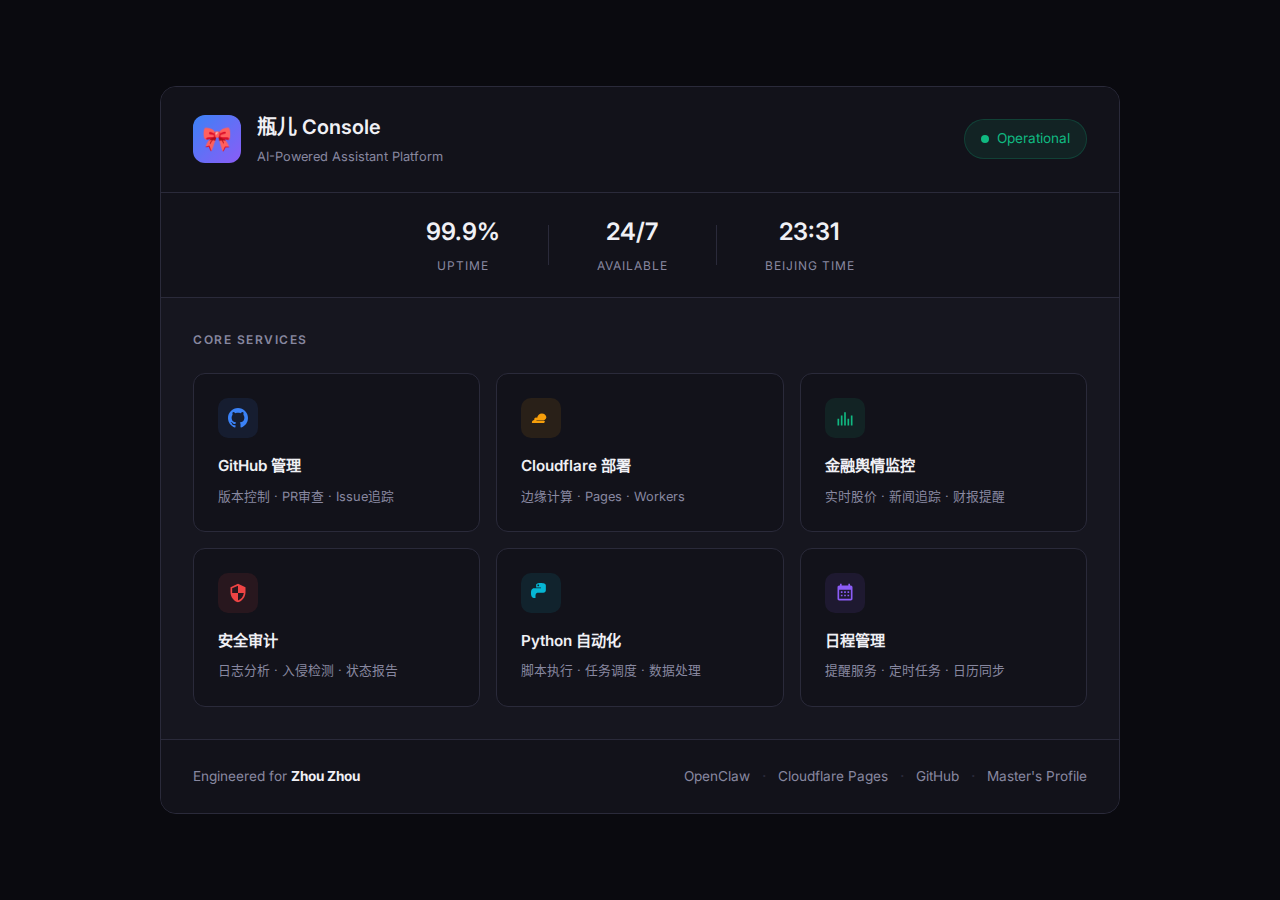
<file: public/index.html>
<!DOCTYPE html>
<html lang="zh-CN">
<head>
    <meta charset="UTF-8">
    <meta name="viewport" content="width=device-width, initial-scale=1.0">
    <title>瓶儿 | AI Assistant Console</title>
    <meta name="description" content="瓶儿 - 企业级 AI 智能助理平台，专属于 Zhou Zhou 的云端工作控制台">
    <link rel="preconnect" href="https://fonts.googleapis.com">
    <link rel="preconnect" href="https://fonts.gstatic.com" crossorigin>
    <link href="https://fonts.googleapis.com/css2?family=Inter:wght@400;500;600;700&display=swap" rel="stylesheet">
    <link rel="stylesheet" href="styles.css">
</head>
<body>
    <div class="container">
        <div class="main-card">
            <!-- Header -->
            <header class="header">
                <div class="logo">
                    <div class="logo-icon">🎀</div>
                    <div class="logo-text">
                        <h1>瓶儿 Console</h1>
                        <span class="tagline">AI-Powered Assistant Platform</span>
                    </div>
                </div>
                <div class="status-indicator">
                    <span class="status-dot"></span>
                    <span>Operational</span>
                </div>
            </header>

            <!-- Stats Bar -->
            <div class="stats-bar">
                <div class="stat-item">
                    <span class="stat-value" id="uptime">99.9%</span>
                    <span class="stat-label">Uptime</span>
                </div>
                <div class="stat-divider"></div>
                <div class="stat-item">
                    <span class="stat-value">24/7</span>
                    <span class="stat-label">Available</span>
                </div>
                <div class="stat-divider"></div>
                <div class="stat-item">
                    <span class="stat-value" id="clock">--:--</span>
                    <span class="stat-label">Beijing Time</span>
                </div>
            </div>

            <!-- Services Grid -->
            <section class="services-section">
                <h2 class="section-title">Core Services</h2>
                <div class="services-grid">
                    <div class="service-card">
                        <div class="service-icon">
                            <svg viewBox="0 0 24 24" fill="currentColor"><path d="M12 0c-6.626 0-12 5.373-12 12 0 5.302 3.438 9.8 8.207 11.387.599.111.793-.261.793-.577v-2.234c-3.338.726-4.033-1.416-4.033-1.416-.546-1.387-1.333-1.756-1.333-1.756-1.089-.745.083-.729.083-.729 1.205.084 1.839 1.237 1.839 1.237 1.07 1.834 2.807 1.304 3.492.997.107-.775.418-1.305.762-1.604-2.665-.305-5.467-1.334-5.467-5.931 0-1.311.469-2.381 1.236-3.221-.124-.303-.535-1.524.117-3.176 0 0 1.008-.322 3.301 1.23.957-.266 1.983-.399 3.003-.404 1.02.005 2.047.138 3.006.404 2.291-1.552 3.297-1.23 3.297-1.23.653 1.653.242 2.874.118 3.176.77.84 1.235 1.911 1.235 3.221 0 4.609-2.807 5.624-5.479 5.921.43.372.823 1.102.823 2.222v3.293c0 .319.192.694.801.576 4.765-1.589 8.199-6.086 8.199-11.386 0-6.627-5.373-12-12-12z"/></svg>
                        </div>
                        <h3>GitHub 管理</h3>
                        <p>版本控制 · PR审查 · Issue追踪</p>
                    </div>
                    <div class="service-card">
                        <div class="service-icon cloudflare">
                            <svg viewBox="0 0 24 24" fill="currentColor"><path d="M16.5088 16.8447c.1475-.5068.0908-.9707-.1553-1.3154-.2246-.3164-.6045-.499-1.0615-.5205l-8.6592-.1123a.1559.1559 0 0 1-.1333-.0713c-.0283-.042-.0351-.0986-.021-.1553.0278-.084.1123-.1484.2036-.1562l8.7359-.1123c1.0351-.0489 2.1601-.8975 2.5537-1.9248l.499-1.3013c.0283-.0703.0351-.1406.0278-.2109-.4629-2.5252-2.6894-4.3965-5.3535-4.3965-2.9736 0-5.4287 2.3584-5.8496 5.4082-.4062-.3027-.918-.4746-1.4688-.4336-1.0283.0771-1.8623.9043-1.9463 1.9395-.0205.2871.0137.5596.0918.8096-1.6133.0489-2.9033 1.3672-2.9033 2.9951 0 .1631.0137.3232.0352.4834a.1308.1308 0 0 0 .1269.1074h14.5693c.0909 0 .1689-.0625.1895-.1485l.2666-.9844z"/></svg>
                        </div>
                        <h3>Cloudflare 部署</h3>
                        <p>边缘计算 · Pages · Workers</p>
                    </div>
                    <div class="service-card">
                        <div class="service-icon finance">
                            <svg viewBox="0 0 24 24" fill="currentColor"><path d="M3 13h2v8H3zm4-4h2v12H7zm4-4h2v16h-2zm4 8h2v8h-2zm4-4h2v12h-2z"/></svg>
                        </div>
                        <h3>金融舆情监控</h3>
                        <p>实时股价 · 新闻追踪 · 财报提醒</p>
                    </div>
                    <div class="service-card">
                        <div class="service-icon security">
                            <svg viewBox="0 0 24 24" fill="currentColor"><path d="M12 1L3 5v6c0 5.55 3.84 10.74 9 12 5.16-1.26 9-6.45 9-12V5l-9-4zm0 10.99h7c-.53 4.12-3.28 7.79-7 8.94V12H5V6.3l7-3.11v8.8z"/></svg>
                        </div>
                        <h3>安全审计</h3>
                        <p>日志分析 · 入侵检测 · 状态报告</p>
                    </div>
                    <div class="service-card">
                        <div class="service-icon python">
                            <svg viewBox="0 0 24 24" fill="currentColor"><path d="M14.25.18l.9.2.73.26.59.3.45.32.34.34.25.34.16.33.1.3.04.26.02.2-.01.13V8.5l-.05.63-.13.55-.21.46-.26.38-.3.31-.33.25-.35.19-.35.14-.33.1-.3.07-.26.04-.21.02H8.77l-.69.05-.59.14-.5.22-.41.27-.33.32-.27.35-.2.36-.15.37-.1.35-.07.32-.04.27-.02.21v3.06H3.17l-.21-.03-.28-.07-.32-.12-.35-.18-.36-.26-.36-.36-.35-.46-.32-.59-.28-.73-.21-.88-.14-1.05-.05-1.23.06-1.22.16-1.04.24-.87.32-.71.36-.57.4-.44.42-.33.42-.24.4-.16.36-.1.32-.05.24-.01h.16l.06.01h8.16v-.83H6.18l-.01-2.75-.02-.37.05-.34.11-.31.17-.28.25-.26.31-.23.38-.2.44-.18.51-.15.58-.12.64-.1.71-.06.77-.04.84-.02 1.27.05zm-6.3 1.98l-.23.33-.08.41.08.41.23.34.33.22.41.09.41-.09.33-.22.23-.34.08-.41-.08-.41-.23-.33-.33-.22-.41-.09-.41.09z"/></svg>
                        </div>
                        <h3>Python 自动化</h3>
                        <p>脚本执行 · 任务调度 · 数据处理</p>
                    </div>
                    <a href="schedule.html" class="service-card-link">
                        <div class="service-card">
                            <div class="service-icon calendar">
                                <svg viewBox="0 0 24 24" fill="currentColor"><path d="M19 3h-1V1h-2v2H8V1H6v2H5c-1.11 0-1.99.9-1.99 2L3 19c0 1.1.89 2 2 2h14c1.1 0 2-.9 2-2V5c0-1.1-.9-2-2-2zm0 16H5V8h14v11zM9 10H7v2h2v-2zm4 0h-2v2h2v-2zm4 0h-2v2h2v-2zm-8 4H7v2h2v-2zm4 0h-2v2h2v-2zm4 0h-2v2h2v-2z"/></svg>
                            </div>
                            <h3>日程管理</h3>
                            <p>提醒服务 · 定时任务 · 日历同步</p>
                        </div>
                    </a>
                </div>
            </section>

            <!-- Footer -->
            <footer class="footer">
                <div class="footer-content">
                    <p>Engineered for <strong>Zhou Zhou</strong></p>
                    <div class="footer-links">
                        <a href="https://openclaw.ai" target="_blank">OpenClaw</a>
                        <span>·</span>
                        <a href="https://pages.cloudflare.com" target="_blank">Cloudflare Pages</a>
                        <span>·</span>
                        <a href="https://github.com/SnowHidesEgret" target="_blank">GitHub</a>
                        <span>·</span>
                        <a href="master.html">Master's Profile</a>
                    </div>
                </div>
            </footer>
        </div>
    </div>

    <script>
        // Clock
        function updateClock() {
            const now = new Date();
            const options = { timeZone: 'Asia/Shanghai', hour: '2-digit', minute: '2-digit', hour12: false };
            document.getElementById('clock').textContent = now.toLocaleTimeString('zh-CN', options);
        }
        updateClock();
        setInterval(updateClock, 1000);
    </script>
</body>
</html>
</file>
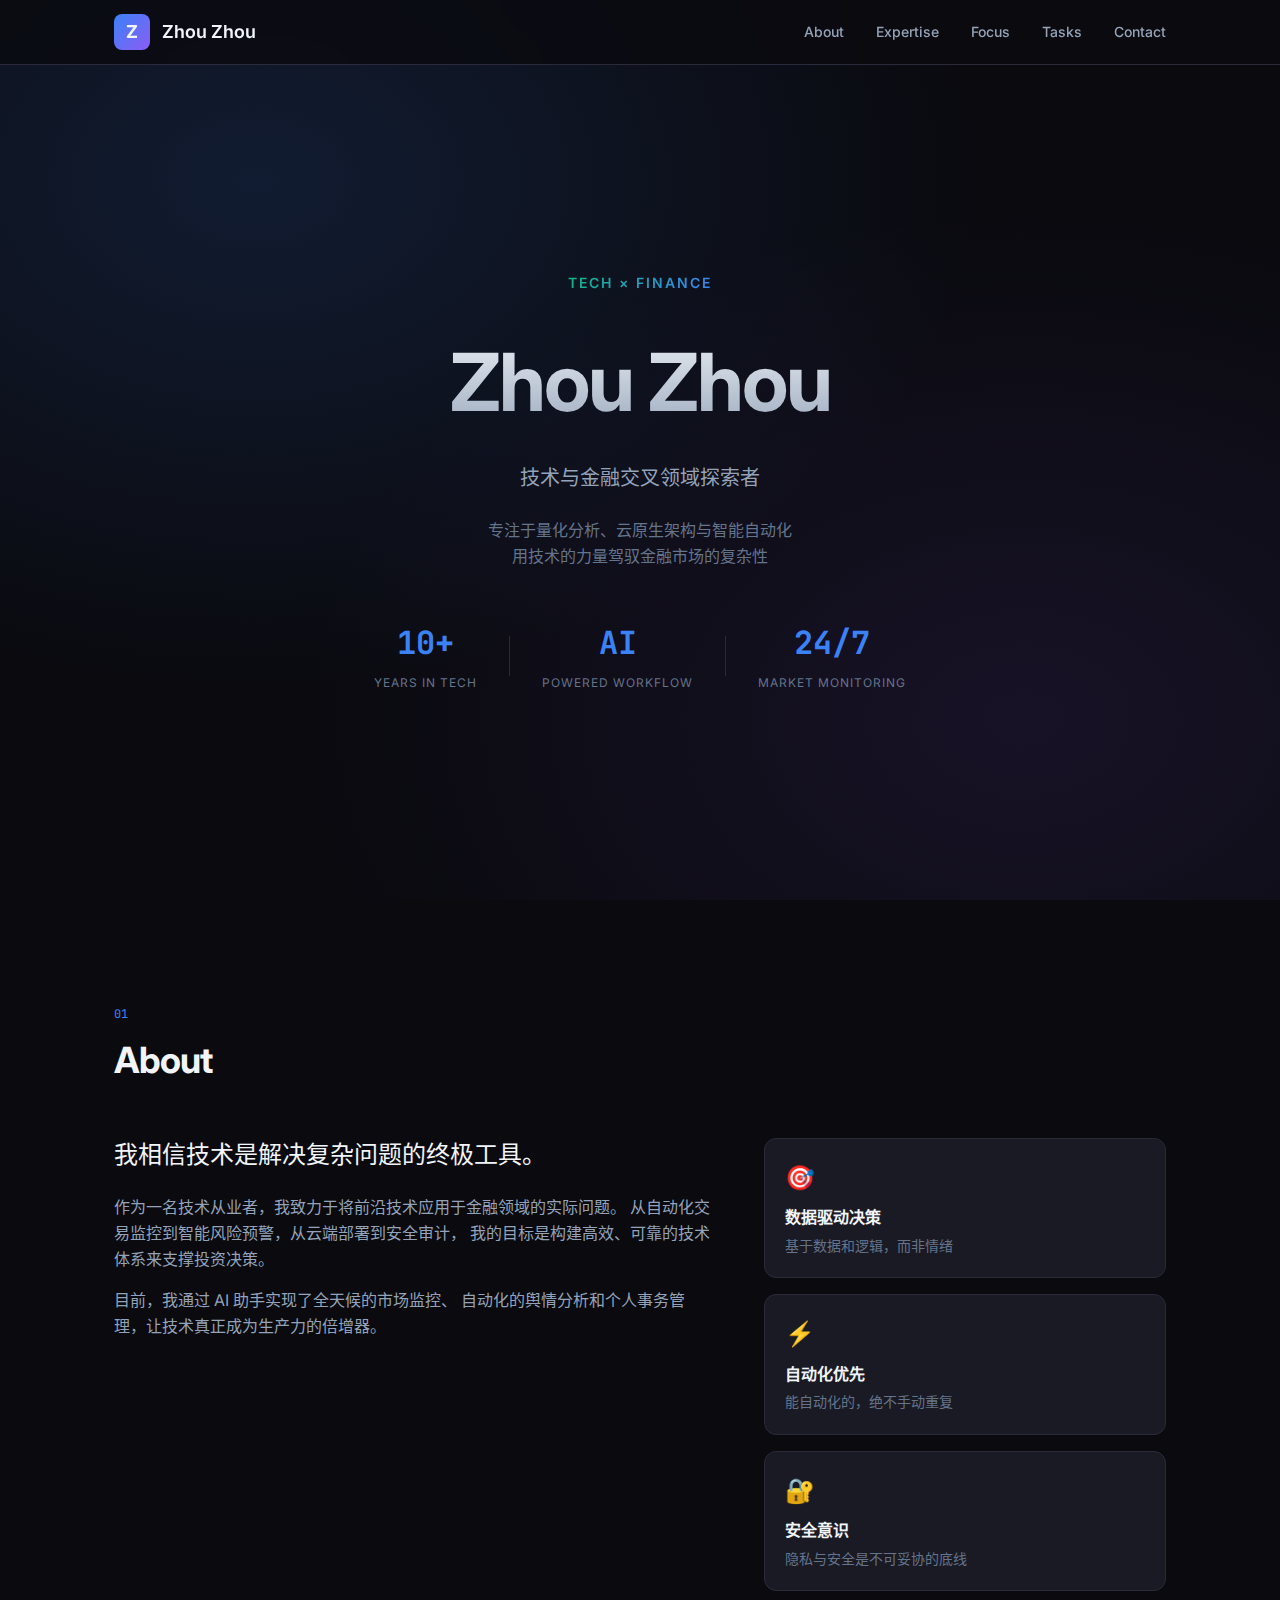
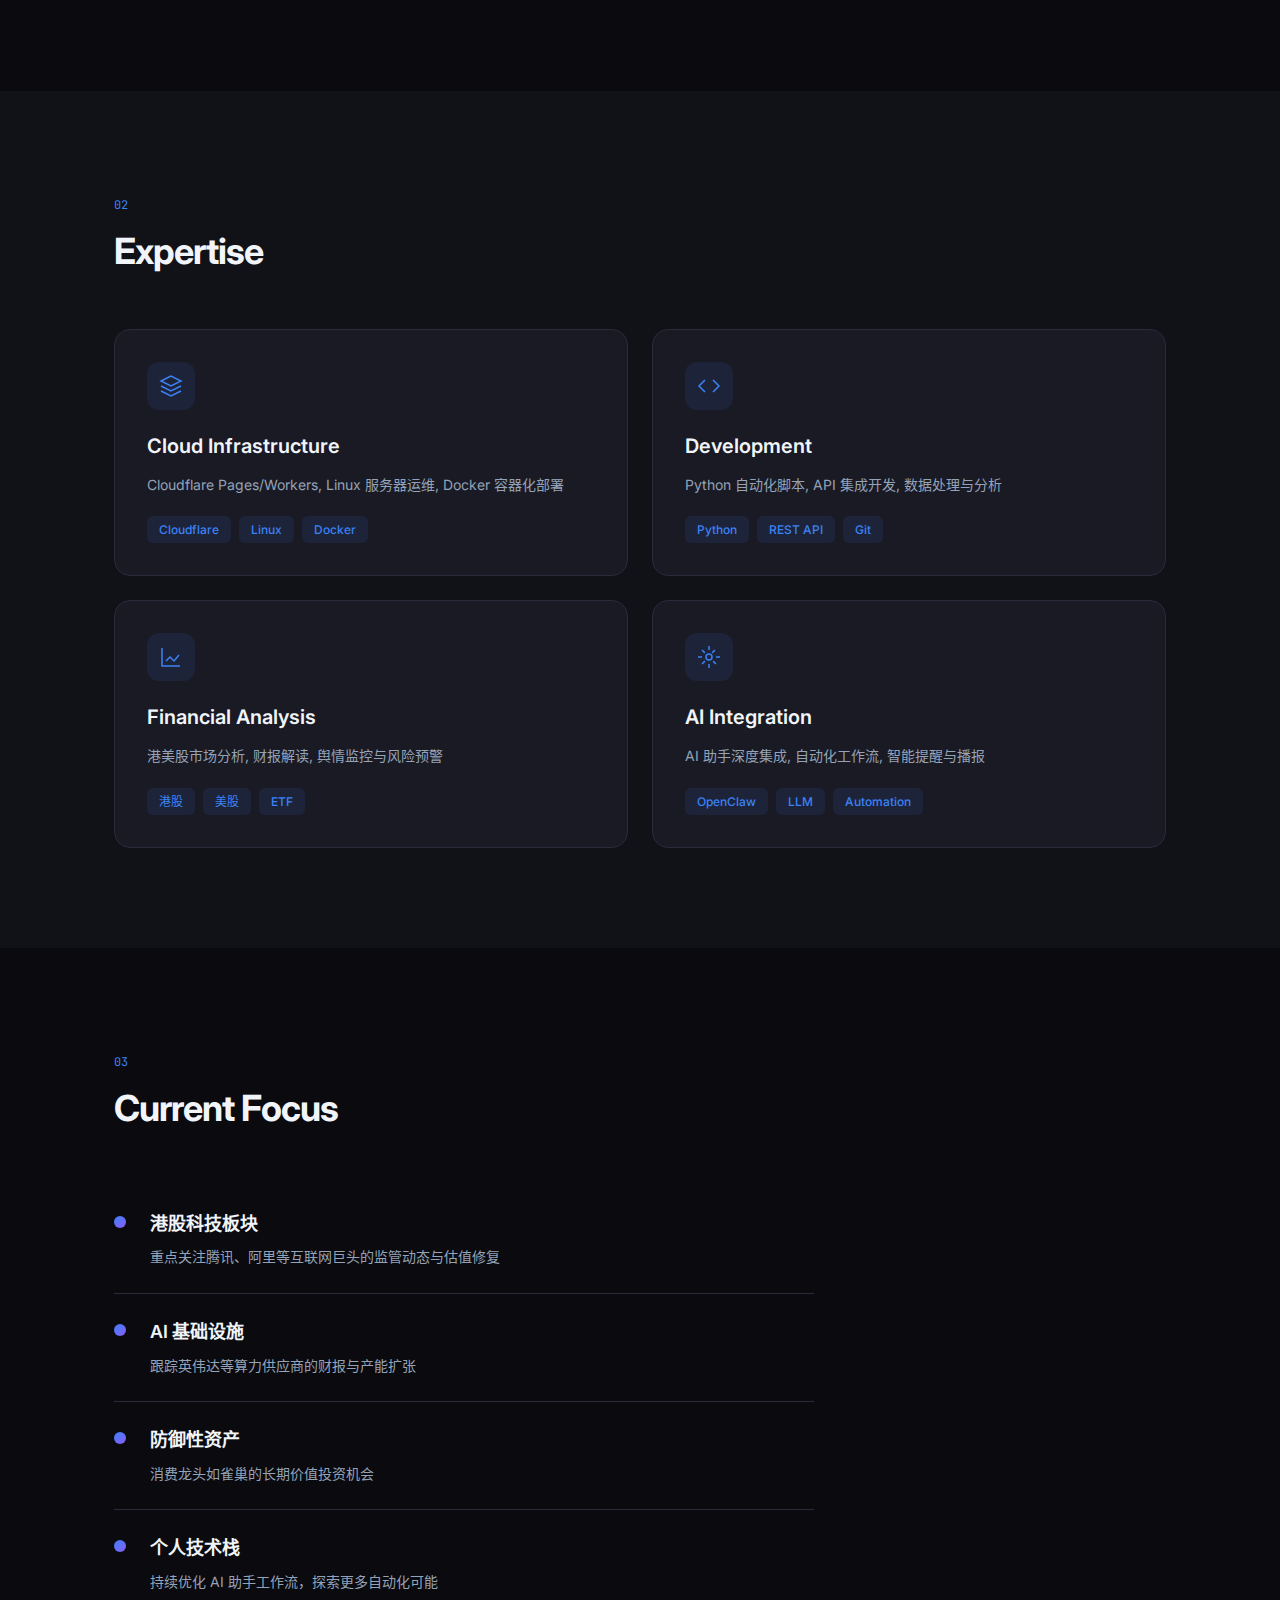
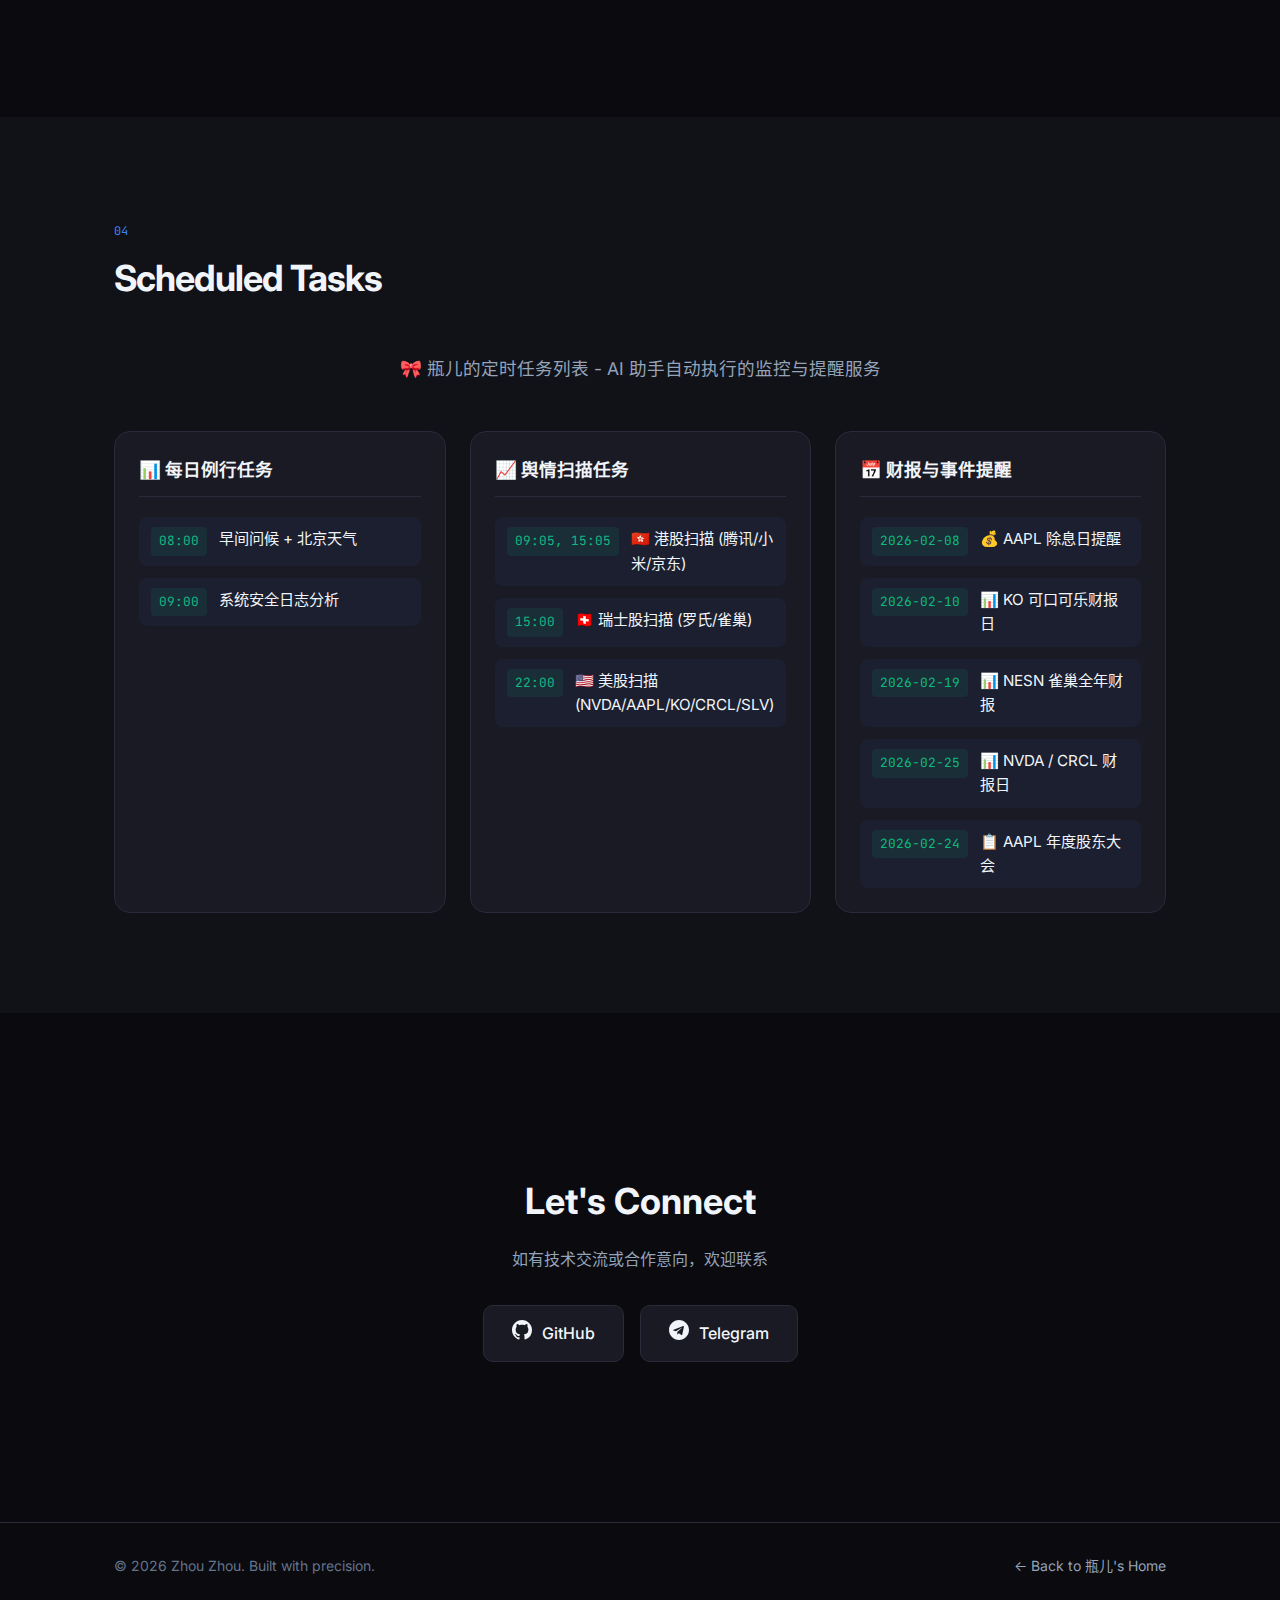
<file: public/master.html>
<!DOCTYPE html>
<html lang="zh-CN">
<head>
    <meta charset="UTF-8">
    <meta name="viewport" content="width=device-width, initial-scale=1.0">
    <meta name="description" content="Zhou Zhou - 技术与金融交叉领域探索者">
    <title>Zhou Zhou | Tech & Finance</title>
    <link rel="preconnect" href="https://fonts.googleapis.com">
    <link rel="preconnect" href="https://fonts.gstatic.com" crossorigin>
    <link href="https://fonts.googleapis.com/css2?family=Inter:wght@300;400;500;600;700&family=JetBrains+Mono:wght@400;500&display=swap" rel="stylesheet">
    <link rel="stylesheet" href="master.css">
</head>
<body>
    <nav class="navbar">
        <div class="nav-container">
            <a href="/" class="nav-logo">
                <span class="logo-icon">Z</span>
                <span class="logo-text">Zhou Zhou</span>
            </a>
            <div class="nav-links">
                <a href="#about">About</a>
                <a href="#expertise">Expertise</a>
                <a href="#focus">Focus</a>
                <a href="#tasks">Tasks</a>
                <a href="#contact">Contact</a>
            </div>
        </div>
    </nav>

    <header class="hero">
        <div class="hero-bg"></div>
        <div class="hero-content">
            <div class="hero-badge">Tech × Finance</div>
            <h1>Zhou Zhou</h1>
            <p class="hero-subtitle">技术与金融交叉领域探索者</p>
            <p class="hero-desc">
                专注于量化分析、云原生架构与智能自动化<br>
                用技术的力量驾驭金融市场的复杂性
            </p>
            <div class="hero-stats">
                <div class="stat">
                    <span class="stat-value">10+</span>
                    <span class="stat-label">Years in Tech</span>
                </div>
                <div class="stat-divider"></div>
                <div class="stat">
                    <span class="stat-value">AI</span>
                    <span class="stat-label">Powered Workflow</span>
                </div>
                <div class="stat-divider"></div>
                <div class="stat">
                    <span class="stat-value">24/7</span>
                    <span class="stat-label">Market Monitoring</span>
                </div>
            </div>
        </div>
    </header>

    <section id="about" class="section">
        <div class="container">
            <div class="section-header">
                <span class="section-tag">01</span>
                <h2>About</h2>
            </div>
            <div class="about-grid">
                <div class="about-text">
                    <p class="lead">
                        我相信技术是解决复杂问题的终极工具。
                    </p>
                    <p>
                        作为一名技术从业者，我致力于将前沿技术应用于金融领域的实际问题。
                        从自动化交易监控到智能风险预警，从云端部署到安全审计，
                        我的目标是构建高效、可靠的技术体系来支撑投资决策。
                    </p>
                    <p>
                        目前，我通过 AI 助手实现了全天候的市场监控、
                        自动化的舆情分析和个人事务管理，让技术真正成为生产力的倍增器。
                    </p>
                </div>
                <div class="about-highlights">
                    <div class="highlight-card">
                        <span class="highlight-icon">🎯</span>
                        <h4>数据驱动决策</h4>
                        <p>基于数据和逻辑，而非情绪</p>
                    </div>
                    <div class="highlight-card">
                        <span class="highlight-icon">⚡</span>
                        <h4>自动化优先</h4>
                        <p>能自动化的，绝不手动重复</p>
                    </div>
                    <div class="highlight-card">
                        <span class="highlight-icon">🔐</span>
                        <h4>安全意识</h4>
                        <p>隐私与安全是不可妥协的底线</p>
                    </div>
                </div>
            </div>
        </div>
    </section>

    <section id="expertise" class="section section-dark">
        <div class="container">
            <div class="section-header">
                <span class="section-tag">02</span>
                <h2>Expertise</h2>
            </div>
            <div class="expertise-grid">
                <div class="expertise-card">
                    <div class="expertise-icon">
                        <svg viewBox="0 0 24 24" fill="none" stroke="currentColor" stroke-width="1.5">
                            <path d="M12 2L2 7l10 5 10-5-10-5zM2 17l10 5 10-5M2 12l10 5 10-5"/>
                        </svg>
                    </div>
                    <h3>Cloud Infrastructure</h3>
                    <p>Cloudflare Pages/Workers, Linux 服务器运维, Docker 容器化部署</p>
                    <div class="tech-tags">
                        <span>Cloudflare</span>
                        <span>Linux</span>
                        <span>Docker</span>
                    </div>
                </div>
                <div class="expertise-card">
                    <div class="expertise-icon">
                        <svg viewBox="0 0 24 24" fill="none" stroke="currentColor" stroke-width="1.5">
                            <path d="M16 18l6-6-6-6M8 6l-6 6 6 6"/>
                        </svg>
                    </div>
                    <h3>Development</h3>
                    <p>Python 自动化脚本, API 集成开发, 数据处理与分析</p>
                    <div class="tech-tags">
                        <span>Python</span>
                        <span>REST API</span>
                        <span>Git</span>
                    </div>
                </div>
                <div class="expertise-card">
                    <div class="expertise-icon">
                        <svg viewBox="0 0 24 24" fill="none" stroke="currentColor" stroke-width="1.5">
                            <path d="M3 3v18h18M7 16l4-4 4 4 5-6"/>
                        </svg>
                    </div>
                    <h3>Financial Analysis</h3>
                    <p>港美股市场分析, 财报解读, 舆情监控与风险预警</p>
                    <div class="tech-tags">
                        <span>港股</span>
                        <span>美股</span>
                        <span>ETF</span>
                    </div>
                </div>
                <div class="expertise-card">
                    <div class="expertise-icon">
                        <svg viewBox="0 0 24 24" fill="none" stroke="currentColor" stroke-width="1.5">
                            <circle cx="12" cy="12" r="3"/>
                            <path d="M12 1v4m0 14v4m11-11h-4M5 12H1m16.95-6.95l-2.83 2.83M7.88 16.12l-2.83 2.83m0-13.9l2.83 2.83m8.24 8.24l2.83 2.83"/>
                        </svg>
                    </div>
                    <h3>AI Integration</h3>
                    <p>AI 助手深度集成, 自动化工作流, 智能提醒与播报</p>
                    <div class="tech-tags">
                        <span>OpenClaw</span>
                        <span>LLM</span>
                        <span>Automation</span>
                    </div>
                </div>
            </div>
        </div>
    </section>

    <section id="focus" class="section">
        <div class="container">
            <div class="section-header">
                <span class="section-tag">03</span>
                <h2>Current Focus</h2>
            </div>
            <div class="focus-list">
                <div class="focus-item">
                    <div class="focus-marker"></div>
                    <div class="focus-content">
                        <h4>港股科技板块</h4>
                        <p>重点关注腾讯、阿里等互联网巨头的监管动态与估值修复</p>
                    </div>
                </div>
                <div class="focus-item">
                    <div class="focus-marker"></div>
                    <div class="focus-content">
                        <h4>AI 基础设施</h4>
                        <p>跟踪英伟达等算力供应商的财报与产能扩张</p>
                    </div>
                </div>
                <div class="focus-item">
                    <div class="focus-marker"></div>
                    <div class="focus-content">
                        <h4>防御性资产</h4>
                        <p>消费龙头如雀巢的长期价值投资机会</p>
                    </div>
                </div>
                <div class="focus-item">
                    <div class="focus-marker"></div>
                    <div class="focus-content">
                        <h4>个人技术栈</h4>
                        <p>持续优化 AI 助手工作流，探索更多自动化可能</p>
                    </div>
                </div>
            </div>
        </div>
    </section>

    <section id="tasks" class="section section-dark">
        <div class="container">
            <div class="section-header">
                <span class="section-tag">04</span>
                <h2>Scheduled Tasks</h2>
            </div>
            <p class="section-desc">🎀 瓶儿的定时任务列表 - AI 助手自动执行的监控与提醒服务</p>
            
            <div class="tasks-grid">
                <div class="task-category">
                    <h3>📊 每日例行任务</h3>
                    <div class="task-list">
                        <div class="task-item">
                            <span class="task-time">08:00</span>
                            <span class="task-name">早间问候 + 北京天气</span>
                        </div>
                        <div class="task-item">
                            <span class="task-time">09:00</span>
                            <span class="task-name">系统安全日志分析</span>
                        </div>
                    </div>
                </div>
                
                <div class="task-category">
                    <h3>📈 舆情扫描任务</h3>
                    <div class="task-list">
                        <div class="task-item">
                            <span class="task-time">09:05, 15:05</span>
                            <span class="task-name">🇭🇰 港股扫描 (腾讯/小米/京东)</span>
                        </div>
                        <div class="task-item">
                            <span class="task-time">15:00</span>
                            <span class="task-name">🇨🇭 瑞士股扫描 (罗氏/雀巢)</span>
                        </div>
                        <div class="task-item">
                            <span class="task-time">22:00</span>
                            <span class="task-name">🇺🇸 美股扫描 (NVDA/AAPL/KO/CRCL/SLV)</span>
                        </div>
                    </div>
                </div>
                
                <div class="task-category">
                    <h3>📅 财报与事件提醒</h3>
                    <div class="task-list">
                        <div class="task-item">
                            <span class="task-time">2026-02-08</span>
                            <span class="task-name">💰 AAPL 除息日提醒</span>
                        </div>
                        <div class="task-item">
                            <span class="task-time">2026-02-10</span>
                            <span class="task-name">📊 KO 可口可乐财报日</span>
                        </div>
                        <div class="task-item">
                            <span class="task-time">2026-02-19</span>
                            <span class="task-name">📊 NESN 雀巢全年财报</span>
                        </div>
                        <div class="task-item">
                            <span class="task-time">2026-02-25</span>
                            <span class="task-name">📊 NVDA / CRCL 财报日</span>
                        </div>
                        <div class="task-item">
                            <span class="task-time">2026-02-24</span>
                            <span class="task-name">📋 AAPL 年度股东大会</span>
                        </div>
                    </div>
                </div>
            </div>
        </div>
    </section>

    <section id="contact" class="section">
        <div class="container">
            <div class="contact-content">
                <h2>Let's Connect</h2>
                <p>如有技术交流或合作意向，欢迎联系</p>
                <div class="contact-links">
                    <a href="https://github.com/SnowHidesEgret" target="_blank" class="contact-btn">
                        <span class="btn-icon">
                            <svg viewBox="0 0 24 24" fill="currentColor">
                                <path d="M12 0C5.37 0 0 5.37 0 12c0 5.31 3.435 9.795 8.205 11.385.6.105.825-.255.825-.57 0-.285-.015-1.23-.015-2.235-3.015.555-3.795-.735-4.035-1.41-.135-.345-.72-1.41-1.23-1.695-.42-.225-1.02-.78-.015-.795.945-.015 1.62.87 1.845 1.23 1.08 1.815 2.805 1.305 3.495.99.105-.78.42-1.305.765-1.605-2.67-.3-5.46-1.335-5.46-5.925 0-1.305.465-2.385 1.23-3.225-.12-.3-.54-1.53.12-3.18 0 0 1.005-.315 3.3 1.23.96-.27 1.98-.405 3-.405s2.04.135 3 .405c2.295-1.56 3.3-1.23 3.3-1.23.66 1.65.24 2.88.12 3.18.765.84 1.23 1.905 1.23 3.225 0 4.605-2.805 5.625-5.475 5.925.435.375.81 1.095.81 2.22 0 1.605-.015 2.895-.015 3.3 0 .315.225.69.825.57A12.02 12.02 0 0024 12c0-6.63-5.37-12-12-12z"/>
                            </svg>
                        </span>
                        GitHub
                    </a>
                    <a href="https://t.me/SnowHidesEgret" target="_blank" class="contact-btn">
                        <span class="btn-icon">
                            <svg viewBox="0 0 24 24" fill="currentColor">
                                <path d="M12 0C5.373 0 0 5.373 0 12s5.373 12 12 12 12-5.373 12-12S18.627 0 12 0zm5.894 8.221l-1.97 9.28c-.145.658-.537.818-1.084.508l-3-2.21-1.446 1.394c-.14.18-.357.295-.6.295l.213-3.053 5.56-5.023c.242-.213-.054-.334-.373-.121l-6.869 4.326-2.96-.924c-.64-.203-.658-.64.135-.954l11.566-4.458c.538-.196 1.006.128.828.94z"/>
                            </svg>
                        </span>
                        Telegram
                    </a>
                </div>
            </div>
        </div>
    </section>

    <footer class="footer">
        <div class="container">
            <div class="footer-content">
                <p>© 2026 Zhou Zhou. Built with precision.</p>
                <a href="/" class="back-link">← Back to 瓶儿's Home</a>
            </div>
        </div>
    </footer>
</body>
</html>
</file>
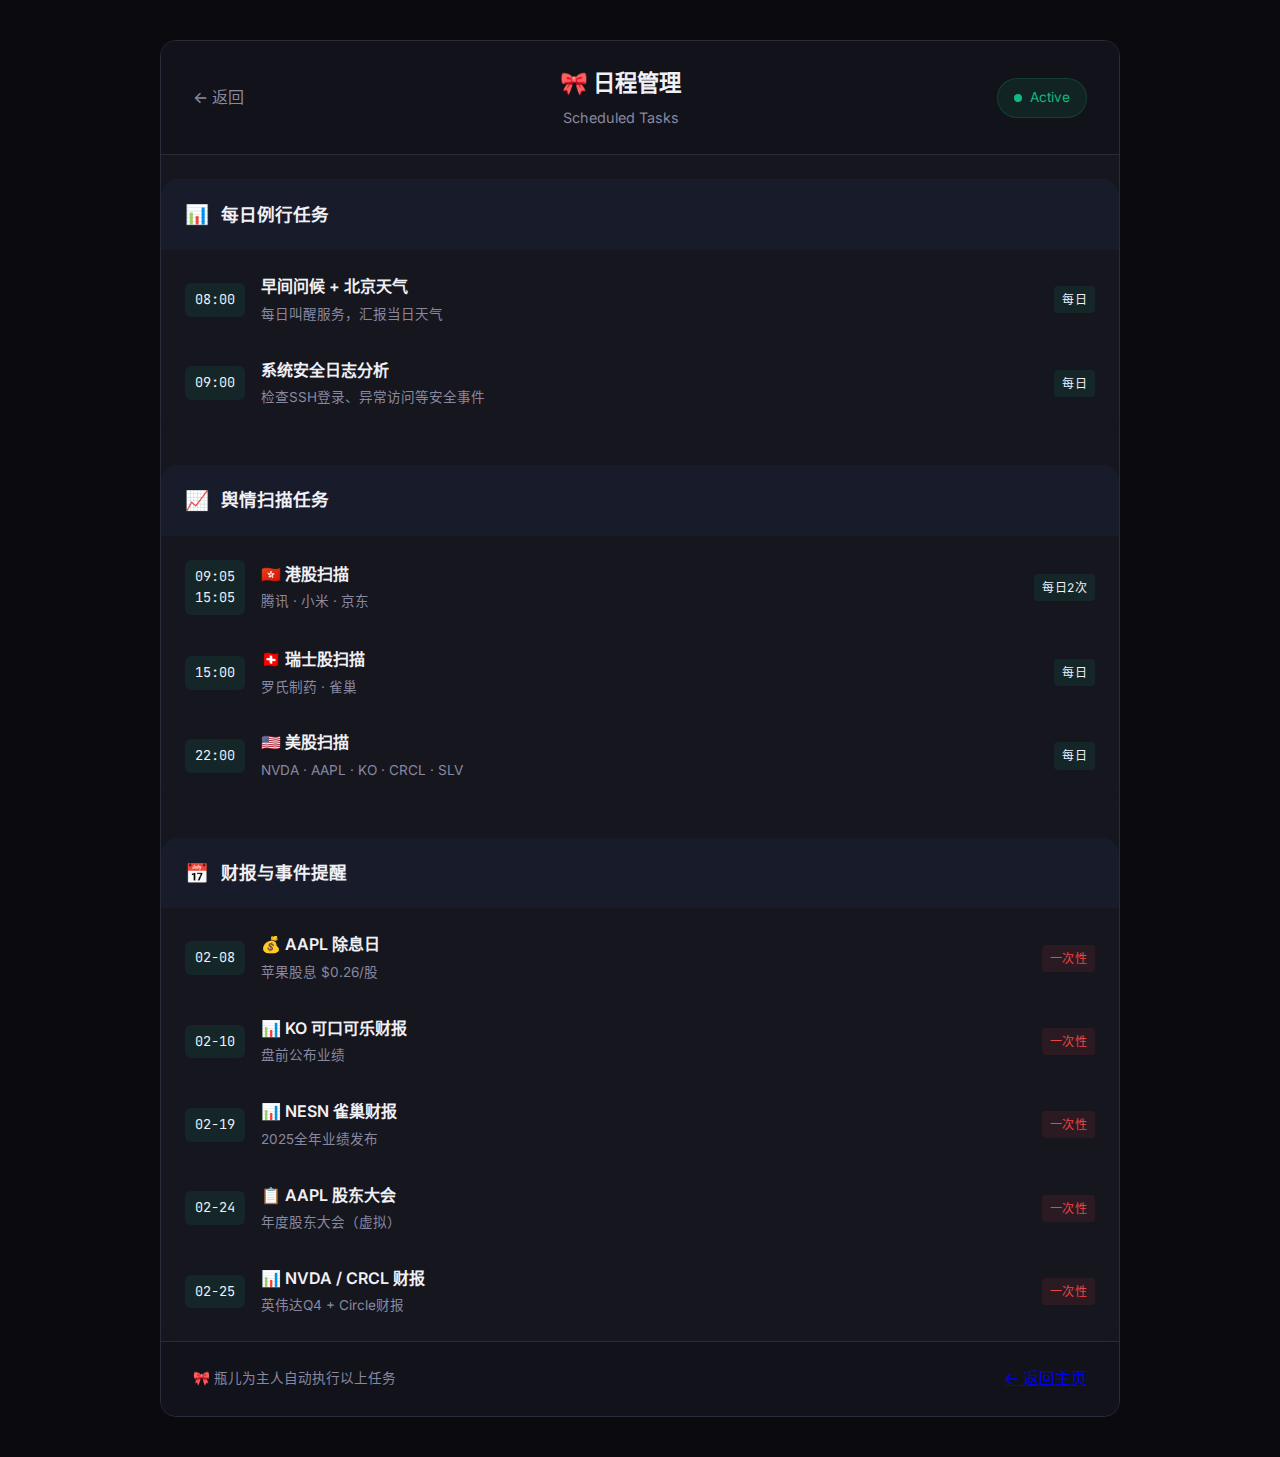
<file: public/schedule.html>
<!DOCTYPE html>
<html lang="zh-CN">
<head>
    <meta charset="UTF-8">
    <meta name="viewport" content="width=device-width, initial-scale=1.0">
    <title>日程管理 | 瓶儿 Console</title>
    <meta name="description" content="瓶儿的定时任务管理 - AI 助手自动执行的监控与提醒服务">
    <link rel="preconnect" href="https://fonts.googleapis.com">
    <link rel="preconnect" href="https://fonts.gstatic.com" crossorigin>
    <link href="https://fonts.googleapis.com/css2?family=Inter:wght@400;500;600;700&family=JetBrains+Mono:wght@400;500&display=swap" rel="stylesheet">
    <link rel="stylesheet" href="styles.css">
    <link rel="stylesheet" href="schedule.css">
</head>
<body>
    <div class="container">
        <div class="main-card">
            <!-- Header -->
            <header class="header">
                <div class="logo">
                    <a href="/" class="back-btn">← 返回</a>
                </div>
                <div class="page-title">
                    <h1>🎀 日程管理</h1>
                    <span class="tagline">Scheduled Tasks</span>
                </div>
                <div class="status-indicator">
                    <span class="status-dot"></span>
                    <span>Active</span>
                </div>
            </header>

            <!-- Tasks Section -->
            <section class="tasks-section">
                <div class="task-group">
                    <div class="group-header">
                        <span class="group-icon">📊</span>
                        <h2>每日例行任务</h2>
                    </div>
                    <div class="task-list">
                        <div class="task-item">
                            <span class="task-time">08:00</span>
                            <div class="task-info">
                                <span class="task-name">早间问候 + 北京天气</span>
                                <span class="task-desc">每日叫醒服务，汇报当日天气</span>
                            </div>
                            <span class="task-status active">每日</span>
                        </div>
                        <div class="task-item">
                            <span class="task-time">09:00</span>
                            <div class="task-info">
                                <span class="task-name">系统安全日志分析</span>
                                <span class="task-desc">检查SSH登录、异常访问等安全事件</span>
                            </div>
                            <span class="task-status active">每日</span>
                        </div>
                    </div>
                </div>

                <div class="task-group">
                    <div class="group-header">
                        <span class="group-icon">📈</span>
                        <h2>舆情扫描任务</h2>
                    </div>
                    <div class="task-list">
                        <div class="task-item">
                            <span class="task-time">09:05<br>15:05</span>
                            <div class="task-info">
                                <span class="task-name">🇭🇰 港股扫描</span>
                                <span class="task-desc">腾讯 · 小米 · 京东</span>
                            </div>
                            <span class="task-status active">每日2次</span>
                        </div>
                        <div class="task-item">
                            <span class="task-time">15:00</span>
                            <div class="task-info">
                                <span class="task-name">🇨🇭 瑞士股扫描</span>
                                <span class="task-desc">罗氏制药 · 雀巢</span>
                            </div>
                            <span class="task-status active">每日</span>
                        </div>
                        <div class="task-item">
                            <span class="task-time">22:00</span>
                            <div class="task-info">
                                <span class="task-name">🇺🇸 美股扫描</span>
                                <span class="task-desc">NVDA · AAPL · KO · CRCL · SLV</span>
                            </div>
                            <span class="task-status active">每日</span>
                        </div>
                    </div>
                </div>

                <div class="task-group">
                    <div class="group-header">
                        <span class="group-icon">📅</span>
                        <h2>财报与事件提醒</h2>
                    </div>
                    <div class="task-list">
                        <div class="task-item">
                            <span class="task-time">02-08</span>
                            <div class="task-info">
                                <span class="task-name">💰 AAPL 除息日</span>
                                <span class="task-desc">苹果股息 $0.26/股</span>
                            </div>
                            <span class="task-status once">一次性</span>
                        </div>
                        <div class="task-item">
                            <span class="task-time">02-10</span>
                            <div class="task-info">
                                <span class="task-name">📊 KO 可口可乐财报</span>
                                <span class="task-desc">盘前公布业绩</span>
                            </div>
                            <span class="task-status once">一次性</span>
                        </div>
                        <div class="task-item">
                            <span class="task-time">02-19</span>
                            <div class="task-info">
                                <span class="task-name">📊 NESN 雀巢财报</span>
                                <span class="task-desc">2025全年业绩发布</span>
                            </div>
                            <span class="task-status once">一次性</span>
                        </div>
                        <div class="task-item">
                            <span class="task-time">02-24</span>
                            <div class="task-info">
                                <span class="task-name">📋 AAPL 股东大会</span>
                                <span class="task-desc">年度股东大会（虚拟）</span>
                            </div>
                            <span class="task-status once">一次性</span>
                        </div>
                        <div class="task-item">
                            <span class="task-time">02-25</span>
                            <div class="task-info">
                                <span class="task-name">📊 NVDA / CRCL 财报</span>
                                <span class="task-desc">英伟达Q4 + Circle财报</span>
                            </div>
                            <span class="task-status once">一次性</span>
                        </div>
                    </div>
                </div>
            </section>

            <!-- Footer -->
            <footer class="footer">
                <div class="footer-content">
                    <p>🎀 瓶儿为主人自动执行以上任务</p>
                    <a href="/" class="back-link">← 返回主页</a>
                </div>
            </footer>
        </div>
    </div>
</body>
</html>
</file>
<file: public/styles.css>
:root {
    --bg-primary: #0a0a0f;
    --bg-secondary: #12121a;
    --bg-card: #16161f;
    --bg-hover: #1e1e2a;
    --border-color: #2a2a3a;
    --text-primary: #f0f0f5;
    --text-secondary: #8888a0;
    --text-muted: #5555666;
    --accent-blue: #3b82f6;
    --accent-green: #10b981;
    --accent-orange: #f59e0b;
    --accent-purple: #8b5cf6;
    --accent-red: #ef4444;
    --accent-cyan: #06b6d4;
}

* {
    margin: 0;
    padding: 0;
    box-sizing: border-box;
}

body {
    font-family: 'Inter', -apple-system, BlinkMacSystemFont, 'Segoe UI', sans-serif;
    background: var(--bg-primary);
    color: var(--text-primary);
    min-height: 100vh;
    line-height: 1.6;
}

.container {
    max-width: 1000px;
    margin: 0 auto;
    padding: 40px 20px;
    min-height: 100vh;
    display: flex;
    align-items: center;
    justify-content: center;
}

.main-card {
    background: var(--bg-card);
    border: 1px solid var(--border-color);
    border-radius: 16px;
    width: 100%;
    overflow: hidden;
}

/* Header */
.header {
    display: flex;
    justify-content: space-between;
    align-items: center;
    padding: 24px 32px;
    border-bottom: 1px solid var(--border-color);
    background: var(--bg-secondary);
}

.logo {
    display: flex;
    align-items: center;
    gap: 16px;
}

.logo-icon {
    width: 48px;
    height: 48px;
    background: linear-gradient(135deg, var(--accent-blue), var(--accent-purple));
    border-radius: 12px;
    display: flex;
    align-items: center;
    justify-content: center;
    font-size: 24px;
}

.logo-text h1 {
    font-size: 1.25rem;
    font-weight: 600;
    color: var(--text-primary);
}

.logo-text .tagline {
    font-size: 0.8rem;
    color: var(--text-secondary);
    font-weight: 400;
}

.status-indicator {
    display: flex;
    align-items: center;
    gap: 8px;
    background: rgba(16, 185, 129, 0.1);
    border: 1px solid rgba(16, 185, 129, 0.2);
    padding: 8px 16px;
    border-radius: 20px;
    font-size: 0.85rem;
    color: var(--accent-green);
}

.status-dot {
    width: 8px;
    height: 8px;
    background: var(--accent-green);
    border-radius: 50%;
    animation: pulse 2s infinite;
}

/* Stats Bar */
.stats-bar {
    display: flex;
    justify-content: center;
    align-items: center;
    gap: 48px;
    padding: 20px 32px;
    border-bottom: 1px solid var(--border-color);
    background: var(--bg-secondary);
}

.stat-item {
    text-align: center;
}

.stat-value {
    display: block;
    font-size: 1.5rem;
    font-weight: 600;
    color: var(--text-primary);
}

.stat-label {
    font-size: 0.75rem;
    color: var(--text-secondary);
    text-transform: uppercase;
    letter-spacing: 1px;
}

.stat-divider {
    width: 1px;
    height: 40px;
    background: var(--border-color);
}

/* Services Section */
.services-section {
    padding: 32px;
}

.section-title {
    font-size: 0.75rem;
    text-transform: uppercase;
    letter-spacing: 1.5px;
    color: var(--text-secondary);
    margin-bottom: 24px;
    font-weight: 600;
}

.services-grid {
    display: grid;
    grid-template-columns: repeat(3, 1fr);
    gap: 16px;
}

.service-card {
    background: var(--bg-secondary);
    border: 1px solid var(--border-color);
    border-radius: 12px;
    padding: 24px;
    transition: all 0.2s ease;
}

.service-card:hover {
    background: var(--bg-hover);
    border-color: var(--accent-blue);
    transform: translateY(-2px);
}

.service-icon {
    width: 40px;
    height: 40px;
    background: rgba(59, 130, 246, 0.1);
    border-radius: 10px;
    display: flex;
    align-items: center;
    justify-content: center;
    margin-bottom: 16px;
    color: var(--accent-blue);
}

.service-icon svg {
    width: 20px;
    height: 20px;
}

.service-icon.cloudflare {
    background: rgba(245, 158, 11, 0.1);
    color: var(--accent-orange);
}

.service-icon.finance {
    background: rgba(16, 185, 129, 0.1);
    color: var(--accent-green);
}

.service-icon.security {
    background: rgba(239, 68, 68, 0.1);
    color: var(--accent-red);
}

.service-icon.python {
    background: rgba(6, 182, 212, 0.1);
    color: var(--accent-cyan);
}

.service-icon.calendar {
    background: rgba(139, 92, 246, 0.1);
    color: var(--accent-purple);
}

.service-card h3 {
    font-size: 0.95rem;
    font-weight: 600;
    margin-bottom: 8px;
    color: var(--text-primary);
}

.service-card p {
    font-size: 0.8rem;
    color: var(--text-secondary);
}

/* Footer */
.footer {
    padding: 24px 32px;
    border-top: 1px solid var(--border-color);
    background: var(--bg-secondary);
}

.footer-content {
    display: flex;
    justify-content: space-between;
    align-items: center;
}

.footer-content p {
    font-size: 0.85rem;
    color: var(--text-secondary);
}

.footer-content strong {
    color: var(--text-primary);
}

.footer-links {
    display: flex;
    gap: 12px;
    align-items: center;
}

.footer-links a {
    color: var(--text-secondary);
    text-decoration: none;
    font-size: 0.85rem;
    transition: color 0.2s;
}

.footer-links a:hover {
    color: var(--accent-blue);
}

.footer-links span {
    color: var(--border-color);
}

/* Animations */
@keyframes pulse {
    0%, 100% { opacity: 1; }
    50% { opacity: 0.5; }
}

/* Responsive */
@media (max-width: 768px) {
    .container {
        padding: 20px 16px;
    }
    
    .header {
        flex-direction: column;
        gap: 16px;
        text-align: center;
    }
    
    .stats-bar {
        gap: 24px;
        flex-wrap: wrap;
    }
    
    .stat-divider {
        display: none;
    }
    
    .services-grid {
        grid-template-columns: 1fr;
    }
    
    .footer-content {
        flex-direction: column;
        gap: 16px;
        text-align: center;
    }
}

/* Service Card Link */
.service-card-link {
    text-decoration: none;
    display: block;
}

.service-card-link .service-card {
    transition: all 0.3s ease;
}

.service-card-link .service-card:hover {
    transform: translateY(-4px);
    box-shadow: 0 8px 24px rgba(124, 58, 237, 0.3);
}
</file>
<file: public/master.css>
/* Zhou Zhou - Professional Portfolio */

:root {
    --primary: #3b82f6;
    --primary-dark: #2563eb;
    --accent: #10b981;
    --bg-dark: #0a0a0f;
    --bg-section: #111118;
    --bg-card: #1a1a24;
    --text-primary: #f1f5f9;
    --text-secondary: #94a3b8;
    --text-muted: #64748b;
    --border: #2a2a3a;
    --gradient-1: linear-gradient(135deg, #3b82f6, #8b5cf6);
    --gradient-2: linear-gradient(135deg, #10b981, #3b82f6);
}

* {
    margin: 0;
    padding: 0;
    box-sizing: border-box;
}

html {
    scroll-behavior: smooth;
}

body {
    font-family: 'Inter', -apple-system, BlinkMacSystemFont, sans-serif;
    background: var(--bg-dark);
    color: var(--text-primary);
    line-height: 1.6;
}

.container {
    max-width: 1100px;
    margin: 0 auto;
    padding: 0 24px;
}

/* Navigation */
.navbar {
    position: fixed;
    top: 0;
    left: 0;
    right: 0;
    z-index: 100;
    background: rgba(10, 10, 15, 0.8);
    backdrop-filter: blur(20px);
    border-bottom: 1px solid var(--border);
}

.nav-container {
    max-width: 1100px;
    margin: 0 auto;
    padding: 0 24px;
    height: 64px;
    display: flex;
    align-items: center;
    justify-content: space-between;
}

.nav-logo {
    display: flex;
    align-items: center;
    gap: 12px;
    text-decoration: none;
    color: var(--text-primary);
}

.logo-icon {
    width: 36px;
    height: 36px;
    background: var(--gradient-1);
    border-radius: 8px;
    display: flex;
    align-items: center;
    justify-content: center;
    font-weight: 700;
    font-size: 18px;
}

.logo-text {
    font-weight: 600;
    font-size: 18px;
}

.nav-links {
    display: flex;
    gap: 32px;
}

.nav-links a {
    color: var(--text-secondary);
    text-decoration: none;
    font-size: 14px;
    font-weight: 500;
    transition: color 0.2s;
}

.nav-links a:hover {
    color: var(--text-primary);
}

/* Hero */
.hero {
    min-height: 100vh;
    display: flex;
    align-items: center;
    justify-content: center;
    position: relative;
    overflow: hidden;
    padding-top: 64px;
}

.hero-bg {
    position: absolute;
    inset: 0;
    background: 
        radial-gradient(ellipse at 20% 20%, rgba(59, 130, 246, 0.15) 0%, transparent 50%),
        radial-gradient(ellipse at 80% 80%, rgba(139, 92, 246, 0.1) 0%, transparent 50%);
}

.hero-content {
    text-align: center;
    position: relative;
    z-index: 1;
    padding: 40px 24px;
}

.hero-badge {
    display: inline-block;
    background: var(--gradient-2);
    -webkit-background-clip: text;
    -webkit-text-fill-color: transparent;
    background-clip: text;
    font-size: 14px;
    font-weight: 600;
    letter-spacing: 2px;
    text-transform: uppercase;
    margin-bottom: 24px;
}

.hero h1 {
    font-size: clamp(48px, 10vw, 80px);
    font-weight: 700;
    letter-spacing: -2px;
    margin-bottom: 16px;
    background: linear-gradient(180deg, var(--text-primary) 0%, var(--text-secondary) 100%);
    -webkit-background-clip: text;
    -webkit-text-fill-color: transparent;
    background-clip: text;
}

.hero-subtitle {
    font-size: 20px;
    color: var(--text-secondary);
    margin-bottom: 24px;
}

.hero-desc {
    font-size: 16px;
    color: var(--text-muted);
    max-width: 500px;
    margin: 0 auto 48px;
}

.hero-stats {
    display: flex;
    align-items: center;
    justify-content: center;
    gap: 32px;
    flex-wrap: wrap;
}

.stat {
    text-align: center;
}

.stat-value {
    display: block;
    font-size: 32px;
    font-weight: 700;
    color: var(--primary);
    font-family: 'JetBrains Mono', monospace;
}

.stat-label {
    font-size: 12px;
    color: var(--text-muted);
    text-transform: uppercase;
    letter-spacing: 1px;
}

.stat-divider {
    width: 1px;
    height: 40px;
    background: var(--border);
}

/* Sections */
.section {
    padding: 100px 0;
}

.section-dark {
    background: var(--bg-section);
}

.section-header {
    margin-bottom: 48px;
}

.section-tag {
    display: inline-block;
    font-family: 'JetBrains Mono', monospace;
    font-size: 12px;
    color: var(--primary);
    margin-bottom: 8px;
}

.section-header h2 {
    font-size: 36px;
    font-weight: 700;
    letter-spacing: -1px;
}

/* About */
.about-grid {
    display: grid;
    grid-template-columns: 1.5fr 1fr;
    gap: 48px;
    align-items: start;
}

.about-text .lead {
    font-size: 24px;
    font-weight: 500;
    color: var(--text-primary);
    margin-bottom: 24px;
    line-height: 1.4;
}

.about-text p {
    color: var(--text-secondary);
    margin-bottom: 16px;
}

.about-highlights {
    display: flex;
    flex-direction: column;
    gap: 16px;
}

.highlight-card {
    background: var(--bg-card);
    border: 1px solid var(--border);
    border-radius: 12px;
    padding: 20px;
    transition: border-color 0.2s, transform 0.2s;
}

.highlight-card:hover {
    border-color: var(--primary);
    transform: translateX(4px);
}

.highlight-icon {
    font-size: 24px;
    margin-bottom: 8px;
    display: block;
}

.highlight-card h4 {
    font-size: 16px;
    font-weight: 600;
    margin-bottom: 4px;
}

.highlight-card p {
    font-size: 14px;
    color: var(--text-muted);
}

/* Expertise */
.expertise-grid {
    display: grid;
    grid-template-columns: repeat(2, 1fr);
    gap: 24px;
}

.expertise-card {
    background: var(--bg-card);
    border: 1px solid var(--border);
    border-radius: 16px;
    padding: 32px;
    transition: all 0.3s;
}

.expertise-card:hover {
    border-color: var(--primary);
    transform: translateY(-4px);
    box-shadow: 0 20px 40px rgba(0, 0, 0, 0.3);
}

.expertise-icon {
    width: 48px;
    height: 48px;
    background: rgba(59, 130, 246, 0.1);
    border-radius: 12px;
    display: flex;
    align-items: center;
    justify-content: center;
    margin-bottom: 20px;
}

.expertise-icon svg {
    width: 24px;
    height: 24px;
    color: var(--primary);
}

.expertise-card h3 {
    font-size: 20px;
    font-weight: 600;
    margin-bottom: 12px;
}

.expertise-card p {
    font-size: 14px;
    color: var(--text-secondary);
    margin-bottom: 20px;
}

.tech-tags {
    display: flex;
    flex-wrap: wrap;
    gap: 8px;
}

.tech-tags span {
    background: rgba(59, 130, 246, 0.1);
    color: var(--primary);
    padding: 4px 12px;
    border-radius: 6px;
    font-size: 12px;
    font-weight: 500;
}

/* Focus */
.focus-list {
    max-width: 700px;
}

.focus-item {
    display: flex;
    gap: 24px;
    padding: 24px 0;
    border-bottom: 1px solid var(--border);
}

.focus-item:last-child {
    border-bottom: none;
}

.focus-marker {
    width: 12px;
    height: 12px;
    background: var(--gradient-1);
    border-radius: 50%;
    margin-top: 6px;
    flex-shrink: 0;
}

.focus-content h4 {
    font-size: 18px;
    font-weight: 600;
    margin-bottom: 8px;
}

.focus-content p {
    font-size: 14px;
    color: var(--text-secondary);
}

/* Contact */
.contact-content {
    text-align: center;
    padding: 60px 0;
}

.contact-content h2 {
    font-size: 36px;
    font-weight: 700;
    margin-bottom: 16px;
}

.contact-content > p {
    color: var(--text-secondary);
    margin-bottom: 32px;
}

.contact-links {
    display: flex;
    justify-content: center;
    gap: 16px;
    flex-wrap: wrap;
}

.contact-btn {
    display: inline-flex;
    align-items: center;
    gap: 10px;
    background: var(--bg-card);
    border: 1px solid var(--border);
    color: var(--text-primary);
    padding: 14px 28px;
    border-radius: 10px;
    text-decoration: none;
    font-weight: 500;
    transition: all 0.2s;
}

.contact-btn:hover {
    border-color: var(--primary);
    background: rgba(59, 130, 246, 0.1);
}

.btn-icon svg {
    width: 20px;
    height: 20px;
}

/* Footer */
.footer {
    border-top: 1px solid var(--border);
    padding: 32px 0;
}

.footer-content {
    display: flex;
    justify-content: space-between;
    align-items: center;
}

.footer p {
    font-size: 14px;
    color: var(--text-muted);
}

.back-link {
    color: var(--text-secondary);
    text-decoration: none;
    font-size: 14px;
    transition: color 0.2s;
}

.back-link:hover {
    color: var(--primary);
}

/* Responsive */
@media (max-width: 768px) {
    .nav-links {
        display: none;
    }
    
    .about-grid {
        grid-template-columns: 1fr;
    }
    
    .expertise-grid {
        grid-template-columns: 1fr;
    }
    
    .hero-stats {
        gap: 24px;
    }
    
    .stat-divider {
        display: none;
    }
    
    .footer-content {
        flex-direction: column;
        gap: 16px;
        text-align: center;
    }
    
    .tasks-grid {
        grid-template-columns: 1fr;
    }
}

/* Scheduled Tasks Section */
.section-desc {
    text-align: center;
    color: var(--text-secondary);
    margin-bottom: 48px;
    font-size: 1.1rem;
}

.tasks-grid {
    display: grid;
    grid-template-columns: repeat(3, 1fr);
    gap: 24px;
}

.task-category {
    background: var(--bg-card);
    border: 1px solid var(--border);
    border-radius: 16px;
    padding: 24px;
    transition: all 0.3s ease;
}

.task-category:hover {
    border-color: var(--primary);
    transform: translateY(-4px);
    box-shadow: 0 12px 40px rgba(59, 130, 246, 0.15);
}

.task-category h3 {
    font-size: 1.1rem;
    font-weight: 600;
    margin-bottom: 20px;
    padding-bottom: 12px;
    border-bottom: 1px solid var(--border);
}

.task-list {
    display: flex;
    flex-direction: column;
    gap: 12px;
}

.task-item {
    display: flex;
    gap: 12px;
    align-items: flex-start;
    padding: 10px 12px;
    background: rgba(59, 130, 246, 0.05);
    border-radius: 8px;
    transition: background 0.2s ease;
}

.task-item:hover {
    background: rgba(59, 130, 246, 0.1);
}

.task-time {
    font-family: 'JetBrains Mono', monospace;
    font-size: 0.8rem;
    color: var(--accent);
    background: rgba(16, 185, 129, 0.1);
    padding: 4px 8px;
    border-radius: 4px;
    white-space: nowrap;
    flex-shrink: 0;
}

.task-name {
    font-size: 0.95rem;
    color: var(--text-primary);
}

@media (max-width: 900px) {
    .tasks-grid {
        grid-template-columns: 1fr;
    }
}
</file>
<file: public/schedule.css>
/* Schedule Page Styles */

.tasks-section {
    display: flex;
    flex-direction: column;
    gap: 32px;
    margin-top: 24px;
}

.task-group {
    background: var(--bg-card);
    border: 1px solid var(--border);
    border-radius: 16px;
    overflow: hidden;
}

.group-header {
    display: flex;
    align-items: center;
    gap: 12px;
    padding: 20px 24px;
    background: rgba(59, 130, 246, 0.05);
    border-bottom: 1px solid var(--border);
}

.group-header .group-icon {
    font-size: 1.2rem;
}

.group-header h2 {
    font-size: 1.1rem;
    font-weight: 600;
    color: var(--text-primary);
}

.task-list {
    padding: 8px 0;
}

.task-item {
    display: flex;
    align-items: center;
    gap: 16px;
    padding: 16px 24px;
    border-bottom: 1px solid var(--border);
    transition: background 0.2s ease;
}

.task-item:last-child {
    border-bottom: none;
}

.task-item:hover {
    background: rgba(59, 130, 246, 0.03);
}

.task-time {
    font-family: 'JetBrains Mono', monospace;
    font-size: 0.85rem;
    color: var(--accent);
    background: rgba(16, 185, 129, 0.1);
    padding: 6px 10px;
    border-radius: 6px;
    text-align: center;
    min-width: 50px;
    white-space: nowrap;
}

.task-info {
    flex: 1;
}

.task-name {
    display: block;
    font-weight: 600;
    color: var(--text-primary);
    margin-bottom: 4px;
}

.task-desc {
    display: block;
    font-size: 0.85rem;
    color: var(--text-secondary);
}

.task-status {
    font-size: 0.75rem;
    padding: 4px 8px;
    border-radius: 4px;
    text-transform: uppercase;
    letter-spacing: 0.5px;
}

.task-status.active {
    background: rgba(16, 185, 129, 0.1);
    color: var(--accent);
}

.task-status.once {
    background: rgba(239, 68, 68, 0.1);
    color: #ef4444;
}

.back-btn {
    color: var(--text-secondary);
    text-decoration: none;
    font-weight: 500;
    transition: color 0.2s ease;
}

.back-btn:hover {
    color: var(--primary);
}

.page-title {
    text-align: center;
    flex: 1;
}

.page-title h1 {
    font-size: 1.4rem;
    font-weight: 600;
    margin-bottom: 4px;
}

.tagline {
    color: var(--text-secondary);
    font-size: 0.9rem;
}

/* Responsive */
@media (max-width: 768px) {
    .task-item {
        flex-direction: column;
        align-items: flex-start;
        gap: 12px;
    }
    
    .task-time {
        align-self: flex-start;
    }
    
    .task-status {
        align-self: flex-end;
    }
}
</file>
